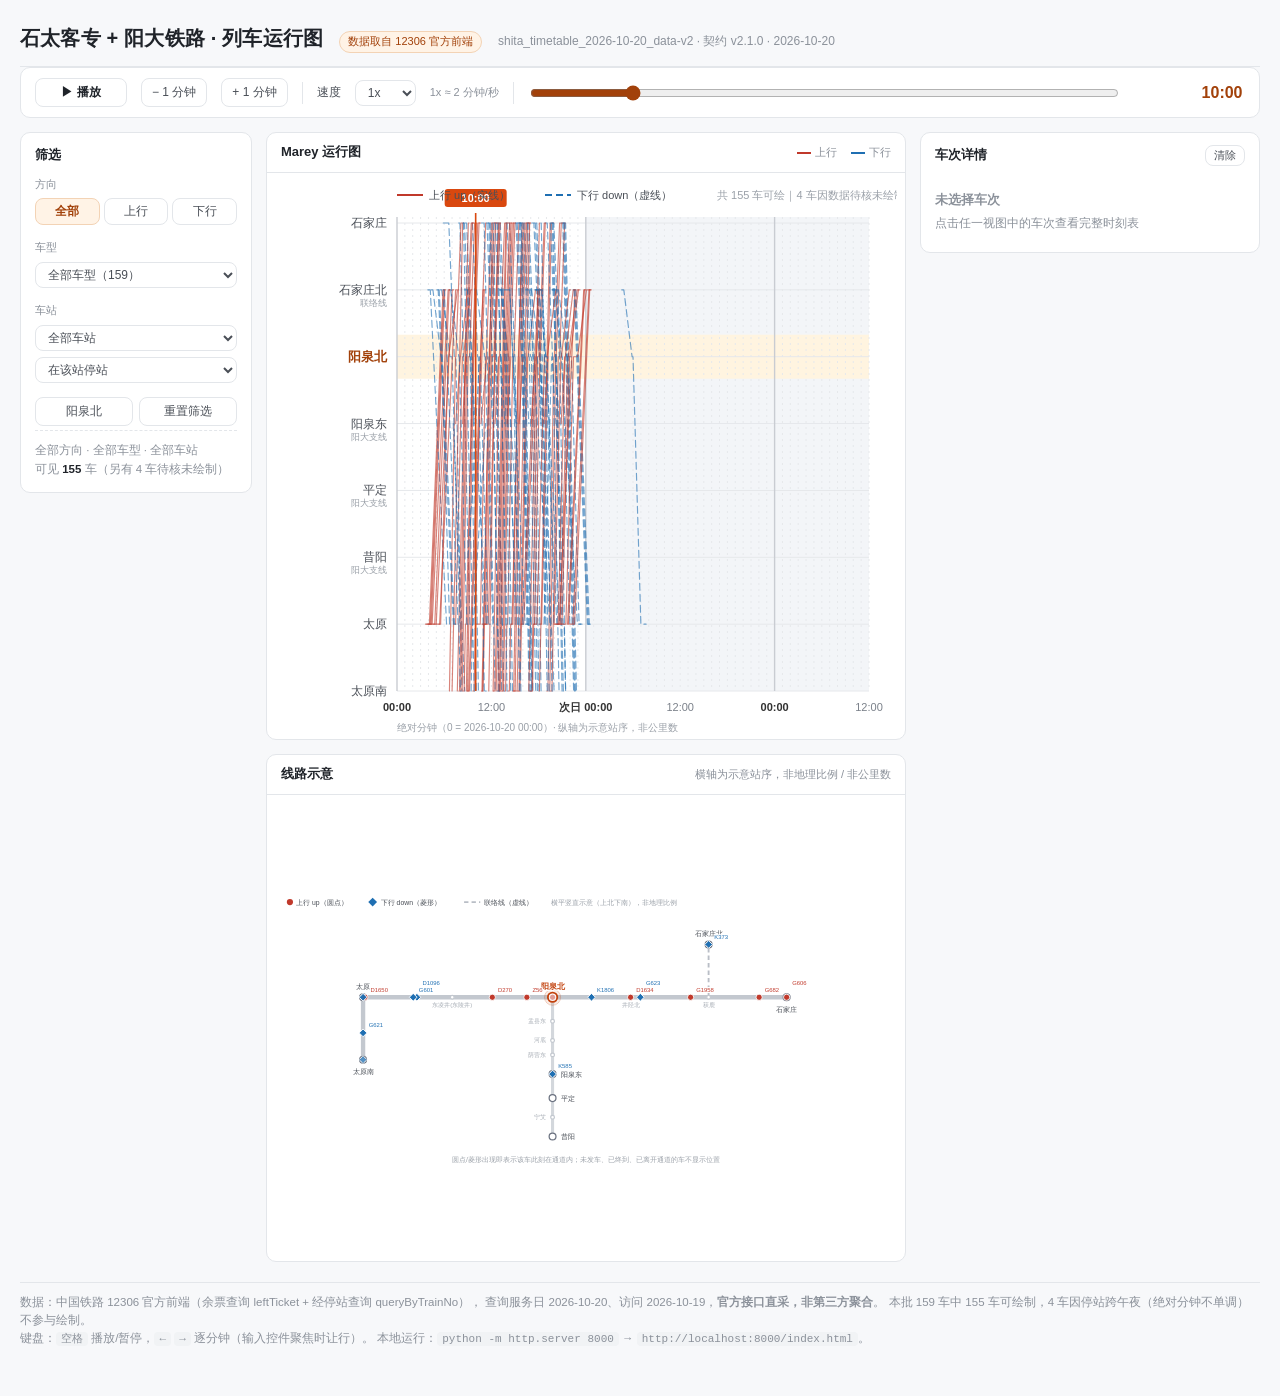
<file: index.html>
<!DOCTYPE html>
<html lang="zh-CN">
<head>
  <meta charset="utf-8">
  <meta name="viewport" content="width=device-width, initial-scale=1">
  <title>石太客专 + 阳大铁路 · 列车运行图</title>
  <link rel="icon" href="data:,">
  <link rel="stylesheet" href="css/demo.css">
  <link rel="stylesheet" href="css/app.css">
</head>
<body>
<div class="wrap app">
  <header class="top">
    <h1>石太客专 + 阳大铁路 · 列车运行图</h1>
    <span class="badge">数据取自 12306 官方前端</span>
    <span class="sub" id="dataMeta">现行图 2026-10-20 · 契约 v2.1.0</span>
  </header>

  <section class="panel transport" aria-label="播放控制">
    <button type="button" id="playBtn" aria-pressed="false">▶ 播放</button>
    <button type="button" id="minus1" title="−1 分钟（←）">− 1 分钟</button>
    <button type="button" id="plus1" title="+1 分钟（→）">+ 1 分钟</button>
    <div class="divider" aria-hidden="true"></div>
    <label for="speed" style="font-size:12px;color:var(--ink-2)">速度</label>
    <select id="speed" aria-label="播放速度">
      <option value="0.5">0.5x</option>
      <option value="1" selected>1x</option>
      <option value="2">2x</option>
      <option value="5">5x</option>
    </select>
    <span class="hint" id="speedHint" style="margin:0;font-size:11px">1x ≈ 2 分钟/秒</span>
    <div class="divider" aria-hidden="true"></div>
    <input id="timeline" type="range" min="0" max="2700" step="1" value="600" aria-label="时间轴">
    <span id="clock" aria-live="polite">10:00</span>
  </section>

  <div id="emptyBanner" class="empty-banner" hidden>
    当前筛选条件下没有可绘制的车次。可以放宽方向 / 车型 / 车站条件，或点击「重置筛选」。
  </div>

  <div class="app-grid">
    <aside class="panel filters" aria-label="筛选">
      <h2>筛选</h2>

      <div class="filter-group">
        <label>方向</label>
        <div class="seg" id="dirSeg" role="group" aria-label="方向筛选"></div>
      </div>

      <div class="filter-group">
        <label for="typeSel">车型</label>
        <select id="typeSel" aria-label="车型筛选"></select>
      </div>

      <div class="filter-group">
        <label for="stationSel">车站</label>
        <select id="stationSel" aria-label="车站筛选"></select>
        <div style="margin-top:6px">
          <select id="stationMode" aria-label="车站匹配方式">
            <option value="stop">在该站停站</option>
            <option value="pass">在该站通过</option>
            <option value="either">经停或通过</option>
          </select>
        </div>
      </div>

      <div class="filter-actions">
        <button type="button" id="quickYq">阳泉北</button>
        <button type="button" id="resetFilters">重置筛选</button>
      </div>

      <div class="filter-summary" id="filterSummary"></div>
    </aside>

    <div class="views">
      <section class="card">
        <div class="card-head">
          <strong>Marey 运行图</strong>
          <span class="legend-inline">
            <span class="up"><i></i>上行</span>
            <span class="down"><i></i>下行</span>
          </span>
        </div>
        <div class="card-body"><div id="marey"></div></div>
      </section>

      <section class="card">
        <div class="card-head">
          <strong>线路示意</strong>
          <span class="muted">横轴为示意站序，非地理比例 / 非公里数</span>
        </div>
        <div class="card-body"><div id="line"></div></div>
      </section>
    </div>

    <aside class="panel detail" aria-label="车次详情">
      <div class="card-head" style="padding:0 0 8px;border-bottom:none">
        <strong style="font-size:13px">车次详情</strong>
        <button type="button" id="clearSel" style="font-size:11px;padding:2px 8px">清除</button>
      </div>
      <div id="detail"></div>
    </aside>
  </div>

  <footer class="notes">
    数据：中国铁路 12306 官方前端（余票查询 leftTicket + 经停站查询 queryByTrainNo），
    查询服务日 2026-10-20、访问 2026-10-19，<strong>官方接口直采，非第三方聚合</strong>。
    <span id="dataNote">本批车次与可绘制车数见下。</span><br>
    键盘：<code>空格</code> 播放/暂停，<code>←</code> <code>→</code> 逐分钟（输入控件聚焦时让行）。
    本地运行：<code>python -m http.server 8000</code> → <code>http://localhost:8000/index.html</code>。
  </footer>
</div>

<script src="js/marey-chart.js"></script>
<script src="js/line-diagram.js"></script>
<script src="js/player.js"></script>
<script src="js/interactions.js"></script>
<script>
(function () {
  'use strict';

  var DATA_URL = 'data/processed/shita_timetable_2026-10-20_data-v2.json';
  var $ = function (id) { return document.getElementById(id); };

  function fatal(message, cmd) {
    document.querySelector('.app-grid').innerHTML =
      '<div class="fatal" style="grid-column:1/-1">' + message +
      (cmd ? '<br><code>' + cmd + '</code>' : '') + '</div>';
    $('emptyBanner').hidden = true;
  }

  if (!window.MareyChart || !window.LineDiagram || !window.Player || !window.Interactions) {
    fatal('模块未加载完整：需要 js/marey-chart.js、js/line-diagram.js、js/player.js、js/interactions.js。');
    return;
  }

  var data, marey, diagram, player;
  var selectedId = null;
  var lastMinute = null;
  var lastPlaying = null;
  var dragging = false;
  var resumeAfterDrag = false;
  var filters = { direction: 'all', trainType: 'all', station: 'all', stationMode: 'stop' };

  function setPlayButton(playing) {
    var btn = $('playBtn');
    btn.textContent = playing ? '⏸ 暂停' : '▶ 播放';
    btn.setAttribute('aria-pressed', String(playing));
  }

  function onTimeChange(t, meta) {
    var minute = Math.round(t);
    if (minute !== lastMinute) {
      lastMinute = minute;
      $('clock').textContent = window.Interactions.formatAbs(minute);
      if (!dragging) $('timeline').value = String(minute);
    }
    if (meta.playing !== lastPlaying) {
      lastPlaying = meta.playing;
      setPlayButton(meta.playing);
    }
    marey.setCurrentTime(t);
    diagram.setLineTime(t);
  }

  function visibleIds() {
    return window.Interactions.applyFilters(data.trains, filters)
      .filter(function (t) { return t.validation.usable_for_frontend; })
      .map(function (t) { return t.train_id; });
  }

  function refreshFilters() {
    var matched = window.Interactions.applyFilters(data.trains, filters);
    var drawable = matched.filter(function (t) { return t.validation.usable_for_frontend; });
    var ids = drawable.map(function (t) { return t.train_id; });

    marey.setVisibleTrains(ids);
    diagram.setVisibleTrains(ids);
    $('emptyBanner').hidden = drawable.length > 0;

    var summary = window.Interactions.filtersSummary(filters);
    var extra = matched.length > drawable.length
      ? '（另有 ' + (matched.length - drawable.length) + ' 车待核未绘制）' : '';
    $('filterSummary').innerHTML = summary + '<br>可见 <b>' + drawable.length + '</b> 车' + extra;

    if (selectedId && ids.indexOf(selectedId) === -1) {
      clearSelection('已选车次不在当前筛选结果中');
    }
  }

  function selectTrain(trainId) {
    var train = data.trains.filter(function (t) { return t.train_id === trainId; })[0];
    if (!train) return;
    selectedId = trainId;
    marey.setSelectedTrain(trainId);
    diagram.setSelectedTrain(trainId);
    window.Interactions.renderDetail($('detail'), train, data);
  }

  function clearSelection(message) {
    selectedId = null;
    marey.setSelectedTrain(null);
    diagram.setSelectedTrain(null);
    if (message) {
      window.Interactions.renderEmpty($('detail'), message, '调整筛选后可重新选择车次');
    } else {
      window.Interactions.renderEmpty($('detail'), '未选择车次', '点击任一视图中的车次查看完整时刻表');
    }
  }

  function buildDirectionButtons() {
    var counts = { all: data.trains.length, up: 0, down: 0, unknown: 0 };
    data.trains.forEach(function (t) { counts[t.direction] = (counts[t.direction] || 0) + 1; });
    var seg = $('dirSeg');
    var defs = [
      { key: 'all', label: '全部', n: counts.all },
      { key: 'up', label: '上行', n: counts.up },
      { key: 'down', label: '下行', n: counts.down }
    ];
    if (counts.unknown > 0) defs.push({ key: 'unknown', label: '未知', n: counts.unknown });

    defs.forEach(function (d) {
      var btn = document.createElement('button');
      btn.type = 'button';
      btn.textContent = d.label;
      btn.title = d.label + ' ' + d.n + ' 车';
      btn.setAttribute('aria-pressed', String(filters.direction === d.key));
      btn.addEventListener('click', function () {
        filters.direction = d.key;
        Array.prototype.forEach.call(seg.children, function (b) {
          b.setAttribute('aria-pressed', String(b === btn));
        });
        refreshFilters();
      });
      seg.appendChild(btn);
    });
  }

  function buildTypeSelect() {
    var sel = $('typeSel');
    var options = window.Interactions.typeOptions(data.trains);
    var all = document.createElement('option');
    all.value = 'all';
    all.textContent = '全部车型（' + data.trains.length + '）';
    sel.appendChild(all);
    options.forEach(function (o) {
      var opt = document.createElement('option');
      opt.value = o.value;
      opt.textContent = o.label + '（' + o.count + '）';
      sel.appendChild(opt);
    });
    sel.addEventListener('change', function () {
      filters.trainType = sel.value;
      refreshFilters();
    });
  }

  function buildStationSelect() {
    var sel = $('stationSel');
    var all = document.createElement('option');
    all.value = 'all';
    all.textContent = '全部车站';
    sel.appendChild(all);
    data.stations
      .filter(function (s) { return s.is_corridor && s.stats.stop_records > 0; })
      .sort(function (a, b) { return b.stats.stop_records - a.stats.stop_records; })
      .forEach(function (s) {
        var opt = document.createElement('option');
        opt.value = s.name;
        opt.textContent = s.name + '（' + s.stats.stop_records + ' 条停站）';
        sel.appendChild(opt);
      });
    sel.addEventListener('change', function () {
      filters.station = sel.value;
      refreshFilters();
    });
    $('stationMode').addEventListener('change', function () {
      filters.stationMode = $('stationMode').value;
      refreshFilters();
    });
  }

  fetch(DATA_URL)
    .then(function (r) { if (!r.ok) throw new Error('HTTP ' + r.status); return r.json(); })
    .then(function (json) {
      data = json;
      if (data.meta.data_kind !== 'real') {
        fatal('当前文件不是真实数据（data_kind=' + data.meta.data_kind + '），请切换到 data/processed 下的正式数据集。');
        return;
      }
      var major = String(data.meta.schema_version || '').split('.')[0];
      if (major !== '2') {
        fatal('数据契约版本不匹配：页面按 v2.x 读取，文件为 v' + data.meta.schema_version + '。');
        return;
      }

      var domain = window.MareyChart.computeDomain(data.meta.coverage, {});
      $('timeline').min = String(domain[0]);
      $('timeline').max = String(domain[1]);
      $('dataMeta').textContent = data.meta.dataset_id + ' · 契约 v' + data.meta.schema_version +
        ' · ' + data.meta.coverage.service_date;
      if ($('dataNote')) {
        $('dataNote').textContent = '本批 ' + data.stats.trains + ' 车中 ' + data.stats.usable_trains +
          ' 车可绘制，' + data.stats.blocked_trains + ' 车因停站跨午夜（绝对分钟不单调）不参与绘制。';
      }

      marey = window.MareyChart.initMareyChart($('marey'), data, { height: 560 });
      diagram = window.LineDiagram.initLineDiagram($('line'), data, { height: 460 });
      marey.setCurrentTime(600);
      diagram.setLineTime(600);

      player = window.Player.createPlayer({
        min: domain[0], max: domain[1], initial: 600,
        minutesPerSecond: 2,
        onTimeChange: onTimeChange
      });

      buildDirectionButtons();
      buildTypeSelect();
      buildStationSelect();
      refreshFilters();
      clearSelection();

      $('playBtn').addEventListener('click', function () { player.toggle(); });
      $('minus1').addEventListener('click', function () { player.step(-1); });
      $('plus1').addEventListener('click', function () { player.step(1); });
      $('speed').addEventListener('change', function () {
        var v = Number($('speed').value);
        player.setSpeed(v);
        $('speedHint').textContent = '1x ≈ 2 分钟/秒 → 当前 ' + (2 * v) + ' 分钟/秒';
      });

      var timeline = $('timeline');
      timeline.addEventListener('pointerdown', function () {
        dragging = true;
        resumeAfterDrag = player.getState().playing;
        player.pause();
      });
      window.addEventListener('pointerup', function () {
        if (!dragging) return;
        dragging = false;
        if (resumeAfterDrag) player.play();
      });
      timeline.addEventListener('input', function () {
        player.seek(Number(timeline.value));
      });

      $('quickYq').addEventListener('click', function () {
        filters.station = '阳泉北';
        filters.stationMode = 'stop';
        $('stationSel').value = '阳泉北';
        $('stationMode').value = 'stop';
        refreshFilters();
      });
      $('resetFilters').addEventListener('click', function () {
        filters = { direction: 'all', trainType: 'all', station: 'all', stationMode: 'stop' };
        $('typeSel').value = 'all';
        $('stationSel').value = 'all';
        $('stationMode').value = 'stop';
        Array.prototype.forEach.call($('dirSeg').children, function (b, i) {
          b.setAttribute('aria-pressed', String(i === 0));
        });
        refreshFilters();
      });
      $('clearSel').addEventListener('click', function () { clearSelection(); });

      $('marey').addEventListener('trainselect', function (ev) { selectTrain(ev.detail.trainId); });
      $('line').addEventListener('trainselect', function (ev) { selectTrain(ev.detail.trainId); });

      window.__app = {
        data: data, player: player, marey: marey, diagram: diagram,
        filters: filters, visibleIds: visibleIds,
        selectTrain: selectTrain, clearSelection: clearSelection,
        getSelected: function () { return selectedId; }
      };
    })
    .catch(function (err) {
      fatal('无法加载数据：' + err.message + '。浏览器在 file:// 下禁止 fetch，请用本地 HTTP 打开。',
        'python -m http.server 8000   →   http://localhost:8000/index.html');
    });
})();
</script>
</body>
</html>
</file>
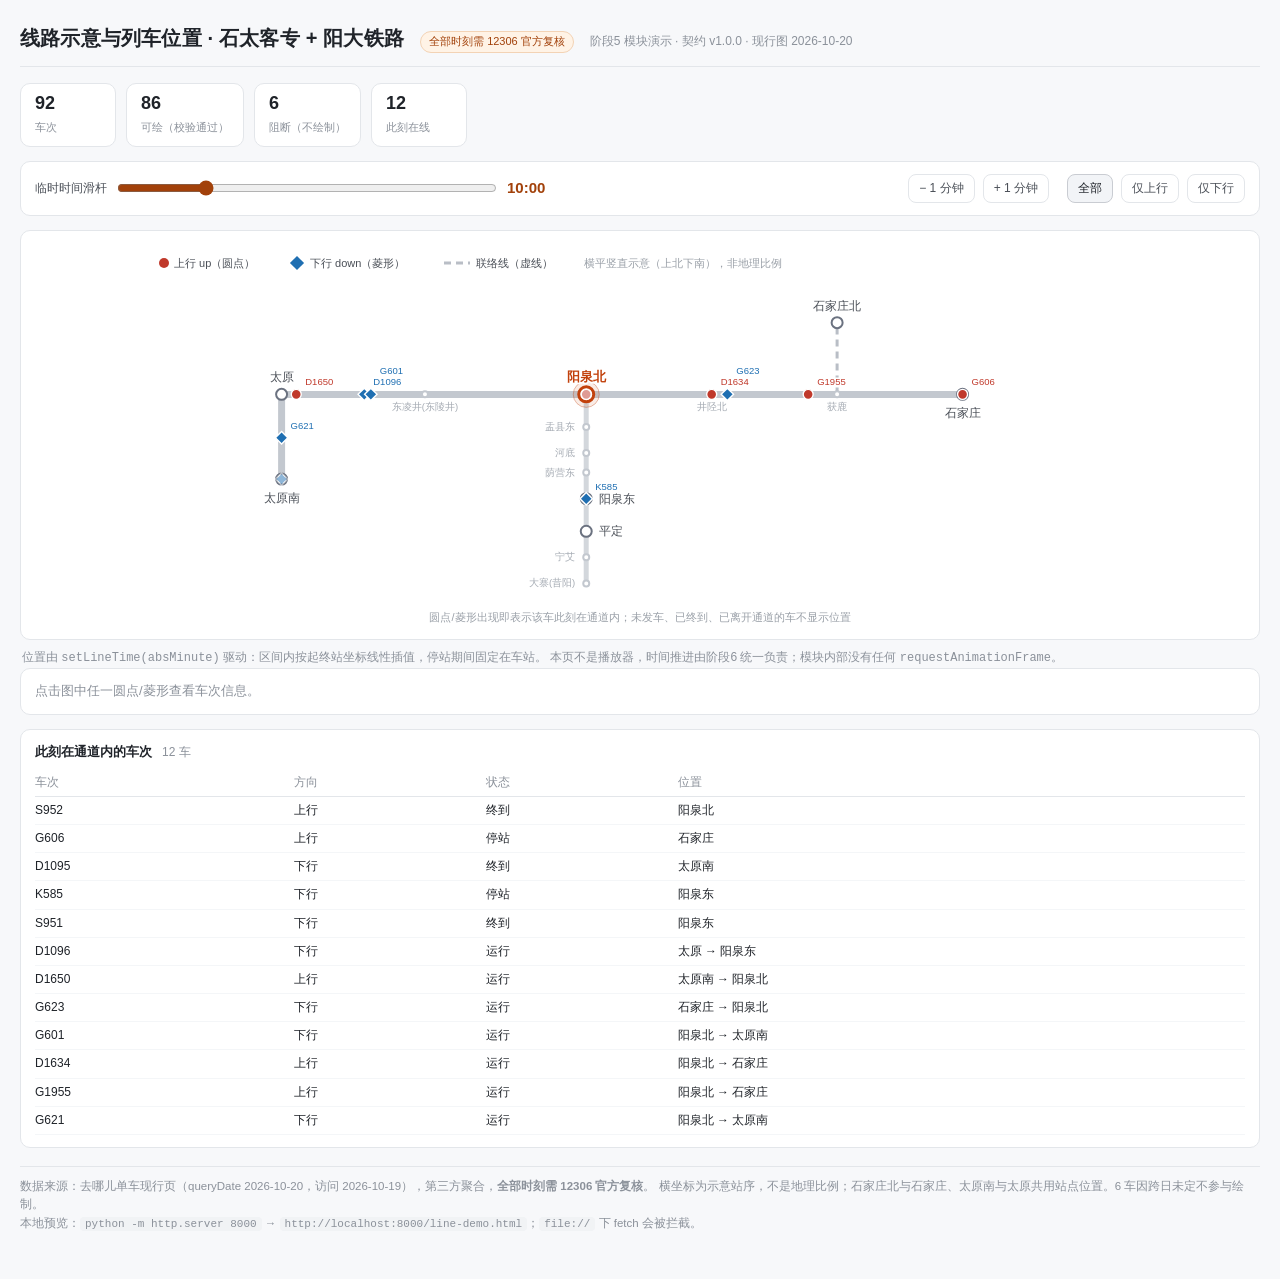
<file: line-demo.html>
<!DOCTYPE html>
<html lang="zh-CN">
<head>
  <meta charset="utf-8">
  <meta name="viewport" content="width=device-width, initial-scale=1">
  <title>线路示意与列车位置 · 石太客专 + 阳大铁路（阶段5 演示）</title>
  <link rel="icon" href="data:,">
  <link rel="stylesheet" href="css/demo.css">
</head>
<body>
<div class="wrap">
  <header class="top">
    <h1>线路示意与列车位置 · 石太客专 + 阳大铁路</h1>
    <span class="badge">全部时刻需 12306 官方复核</span>
    <span class="sub">阶段5 模块演示 · 契约 v1.0.0 · 现行图 2026-10-20</span>
  </header>

  <section class="stats" id="stats" aria-label="数据概览"></section>

  <section class="panel controls" aria-label="时间输入">
    <div class="group" style="flex:1 1 420px">
      <label for="timeSlider">临时时间滑杆</label>
      <input id="timeSlider" type="range" min="0" max="2700" step="1" value="600">
      <span class="time-readout" id="timeReadout">10:00</span>
    </div>
    <div class="group">
      <button type="button" id="minus1">− 1 分钟</button>
      <button type="button" id="plus1">+ 1 分钟</button>
    </div>
    <div class="group" role="group" aria-label="方向筛选">
      <button type="button" data-dir="all" aria-pressed="true">全部</button>
      <button type="button" data-dir="up" aria-pressed="false">仅上行</button>
      <button type="button" data-dir="down" aria-pressed="false">仅下行</button>
    </div>
  </section>

  <section class="chart-shell">
    <div id="diagram" aria-live="polite"></div>
  </section>
  <p class="hint">
    位置由 <code>setLineTime(absMinute)</code> 驱动：区间内按起终站坐标线性插值，停站期间固定在车站。
    本页不是播放器，时间推进由阶段6 统一负责；模块内部没有任何 <code>requestAnimationFrame</code>。
  </p>

  <section class="panel">
    <div class="detail" id="selection" aria-live="polite">
      <div class="empty">点击图中任一圆点/菱形查看车次信息。</div>
    </div>
  </section>

  <section class="panel">
    <div style="display:flex;align-items:baseline;gap:10px;margin-bottom:6px">
      <strong style="font-size:13px">此刻在通道内的车次</strong>
      <span class="hint" id="activeCount" style="margin:0">0 车</span>
    </div>
    <div id="activeList" class="active-list"></div>
  </section>

  <footer class="notes">
    数据来源：去哪儿单车现行页（queryDate 2026-10-20，访问 2026-10-19），第三方聚合，<strong>全部时刻需 12306 官方复核</strong>。
    横坐标为示意站序，不是地理比例；石家庄北与石家庄、太原南与太原共用站点位置。6 车因跨日未定不参与绘制。<br>
    本地预览：<code>python -m http.server 8000</code> → <code>http://localhost:8000/line-demo.html</code>；<code>file://</code> 下 fetch 会被拦截。
  </footer>
</div>

<script src="js/line-diagram.js"></script>
<script>
(function () {
  'use strict';

  var DATA_URL = 'data/processed/shita_timetable_2026-10-20_data-v1.json';
  var diagramEl = document.getElementById('diagram');
  var statsEl = document.getElementById('stats');
  var selectionEl = document.getElementById('selection');
  var activeListEl = document.getElementById('activeList');
  var activeCountEl = document.getElementById('activeCount');
  var slider = document.getElementById('timeSlider');
  var readout = document.getElementById('timeReadout');

  function fatal(message, cmd) {
    diagramEl.innerHTML = '';
    var box = document.createElement('div');
    box.className = 'fatal';
    box.innerHTML = message + (cmd ? '<br><code>' + cmd + '</code>' : '');
    diagramEl.appendChild(box);
  }

  if (!window.LineDiagram) {
    fatal('未加载到 js/line-diagram.js，请检查文件路径。');
    return;
  }

  function fmt(m) {
    m = Math.round(m);
    var day = Math.floor(m / 1440);
    var rem = ((m % 1440) + 1440) % 1440;
    var hh = Math.floor(rem / 60), mm = rem % 60;
    var t = (hh < 10 ? '0' : '') + hh + ':' + (mm < 10 ? '0' : '') + mm;
    return day > 0 ? t + '（次日）' : t;
  }

  var STATE_TEXT = {
    moving: '运行', stopped: '停站', terminal: '终到', pending: '未发车', between: '离开通道', left: '离开通道', off_corridor: '不在通道'
  };

  fetch(DATA_URL)
    .then(function (r) { if (!r.ok) throw new Error('HTTP ' + r.status); return r.json(); })
    .then(function (data) {
      if (data.meta.data_kind !== 'real') {
        fatal('该文件不是真实数据（data_kind=' + data.meta.data_kind + '）。');
        return;
      }

      var st = data.stats;
      statsEl.innerHTML = [
        [st.trains, '车次'], [st.usable_trains, '可绘（校验通过）'],
        [st.blocked_trains, '阻断（不绘制）'], ['—', '此刻在线']
      ].map(function (it, i) {
        return '<div class="stat"><b' + (i === 3 ? ' id="activeStat"' : '') + '>' + it[0] + '</b><span>' + it[1] + '</span></div>';
      }).join('');

      var diagram = window.LineDiagram.initLineDiagram(diagramEl, data, { height: 400 });
      var domain = [data.meta.coverage.abs_minute_min > 60 ? 0 : 0, 2700];
      slider.min = '0'; slider.max = String(domain[1]);
      var initial = 600;
      slider.value = String(initial);
      readout.textContent = fmt(initial);

      function refresh(t) {
        diagram.setLineTime(t);
        readout.textContent = fmt(t);
        var active = diagram.getActiveTrains();
        activeCountEl.textContent = active.length + ' 车';
        var stat = document.getElementById('activeStat');
        if (stat) stat.textContent = String(active.length);
        if (!active.length) {
          activeListEl.innerHTML = '<div class="empty">此刻没有列车位于通道内。</div>';
          return;
        }
        active.sort(function (a, b) {
          return (a.fromStation || '').localeCompare(b.fromStation || '');
        });
        activeListEl.innerHTML = '<table class="active-table"><thead><tr>' +
          '<th>车次</th><th>方向</th><th>状态</th><th>位置</th></tr></thead><tbody>' +
          active.map(function (a) {
            var where = a.state === 'stopped' ? a.station
              : a.state === 'terminal' ? a.station
              : (a.fromStation + ' → ' + a.toStation);
            return '<tr data-train-id="' + a.trainId + '"><td>' + a.trainNo + '</td><td>' +
              (a.direction === 'up' ? '上行' : a.direction === 'down' ? '下行' : '未知') + '</td><td>' +
              (STATE_TEXT[a.state] || a.state) + '</td><td>' + where + '</td></tr>';
          }).join('') + '</tbody></table>';
      }

      refresh(initial);

      slider.addEventListener('input', function () { refresh(Number(slider.value)); });
      document.getElementById('minus1').addEventListener('click', function () {
        var v = Math.max(0, Number(slider.value) - 1); slider.value = String(v); refresh(v);
      });
      document.getElementById('plus1').addEventListener('click', function () {
        var v = Math.min(domain[1], Number(slider.value) + 1); slider.value = String(v); refresh(v);
      });

      var buttons = Array.prototype.slice.call(document.querySelectorAll('[data-dir]'));
      buttons.forEach(function (btn) {
        btn.addEventListener('click', function () {
          buttons.forEach(function (b) { b.setAttribute('aria-pressed', String(b === btn)); });
          var dir = btn.getAttribute('data-dir');
          if (dir === 'all') { diagram.setVisibleTrains(null); }
          else {
            diagram.setVisibleTrains(data.trains.filter(function (t) {
              return t.direction === dir && t.validation.usable_for_frontend;
            }).map(function (t) { return t.train_id; }));
          }
          refresh(Number(slider.value));
        });
      });

      diagramEl.addEventListener('trainselect', function (ev) {
        var d = ev.detail || {};
        var train = data.trains.filter(function (t) { return t.train_id === d.trainId; })[0];
        if (!train) return;
        diagram.setSelectedTrain(d.trainId);
        var dirText = train.direction === 'up' ? '上行 up' : train.direction === 'down' ? '下行 down' : '未知 unknown';
        var statusText = train.validation.status === 'validated' ? '已校验'
          : train.validation.status === 'validated_with_notes' ? '已校验（带待核标注）' : '待复核';
        var warnings = (data.warnings || []).filter(function (w) { return w.train_id === train.train_id; });
        selectionEl.innerHTML =
          '<div><span class="k">车次</span><span class="v">' + train.train_no + '</span></div>' +
          '<div><span class="k">方向</span><span class="v">' + dirText + '</span></div>' +
          '<div><span class="k">类型</span><span class="v">' + train.train_type + '</span></div>' +
          '<div><span class="k">数据状态</span><span class="v">' + statusText + '</span></div>' +
          '<div><span class="k">始发 → 终到</span><span class="v">' + train.origin + ' → ' + train.terminal + '</span></div>' +
          '<div><span class="k">当前状态</span><span class="v">' +
            (function () {
              var st = (diagram.getTrainStates().filter(function (x) { return x.trainNo === train.train_no; })[0] || {}).state;
              return STATE_TEXT[st] || st || '—';
            })() +
          '</span></div>' +
          (warnings.length ? '<div style="grid-column:1/-1"><span class="k">待核</span><span class="v">' +
            warnings.map(function (w) { return w.code; }).join('、') + '</span></div>' : '');
      });

      window.__lineDemo = { diagram: diagram, data: data };
    })
    .catch(function (err) {
      fatal('无法加载数据：' + err.message + '。浏览器在 file:// 下禁止 fetch，请用本地 HTTP 打开。',
        'python -m http.server 8000   →   http://localhost:8000/line-demo.html');
    });
})();
</script>
</body>
</html>
</file>
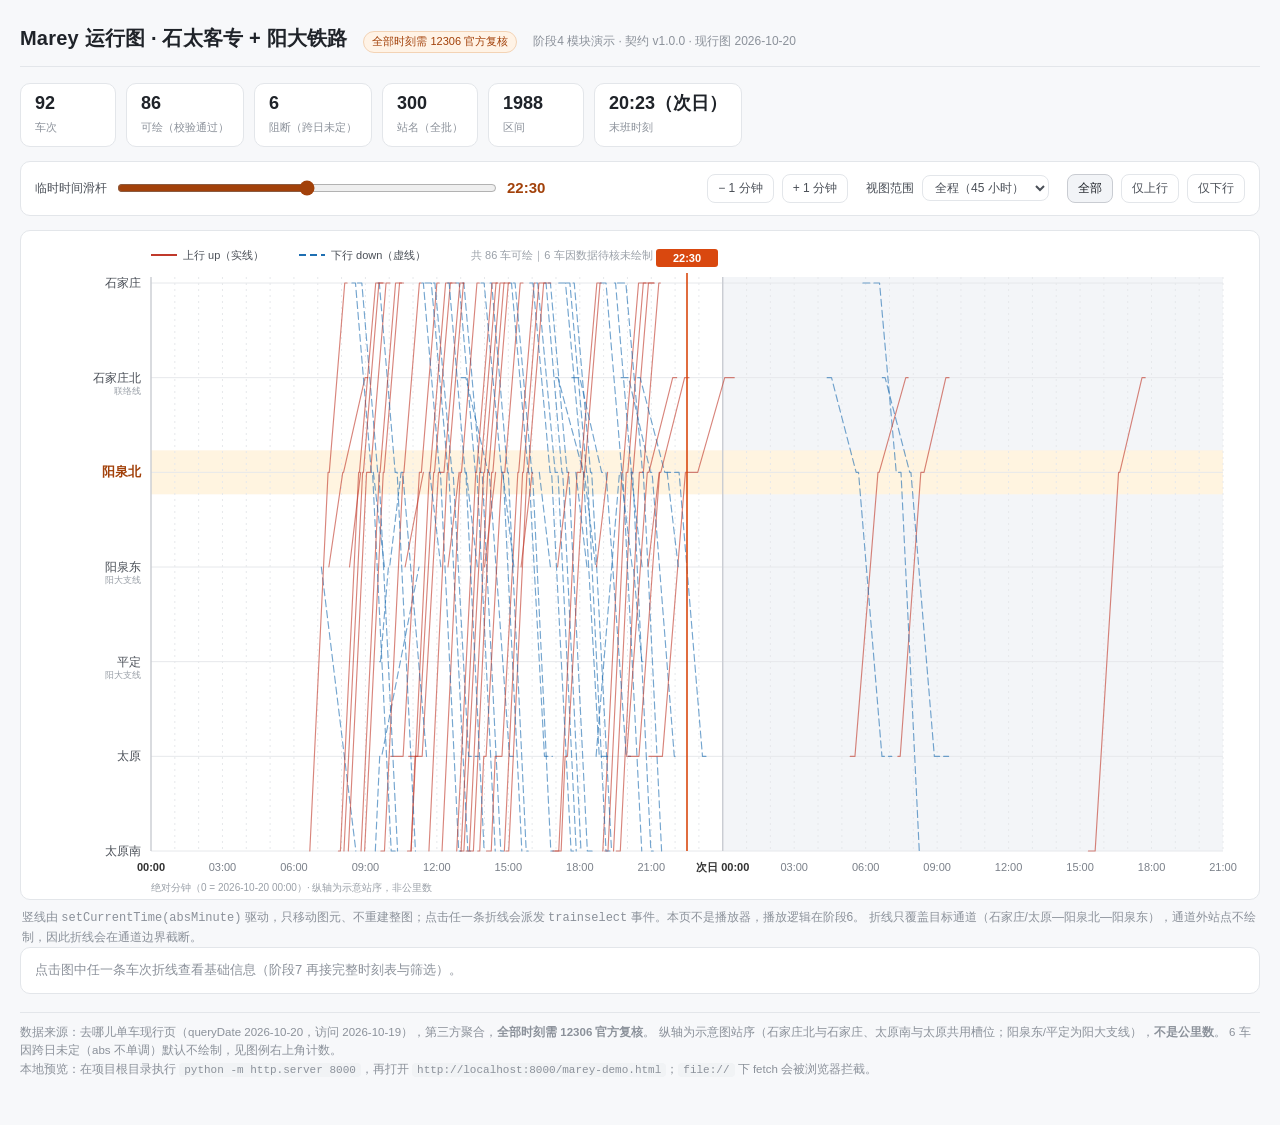
<file: marey-demo.html>
<!DOCTYPE html>
<html lang="zh-CN">
<head>
  <meta charset="utf-8">
  <meta name="viewport" content="width=device-width, initial-scale=1">
  <title>Marey 运行图 · 石太客专 + 阳大铁路（阶段4 演示）</title>
  <link rel="icon" href="data:,">
  <link rel="stylesheet" href="css/demo.css">
</head>
<body>
<div class="wrap">
  <header class="top">
    <h1>Marey 运行图 · 石太客专 + 阳大铁路</h1>
    <span class="badge">全部时刻需 12306 官方复核</span>
    <span class="sub">阶段4 模块演示 · 契约 v1.0.0 · 现行图 2026-10-20</span>
  </header>

  <section class="stats" id="stats" aria-label="数据概览"></section>

  <section class="panel controls" aria-label="临时时间输入">
    <div class="group" style="flex:1 1 420px">
      <label for="timeSlider">临时时间滑杆</label>
      <input id="timeSlider" type="range" min="0" max="2700" step="1" value="600">
      <span class="time-readout" id="timeReadout">10:00</span>
    </div>
    <div class="group">
      <button type="button" id="minus1">− 1 分钟</button>
      <button type="button" id="plus1">+ 1 分钟</button>
    </div>
    <div class="group">
      <label for="win">视图范围</label>
      <select id="win">
        <option value="0">全程（45 小时）</option>
        <option value="360">6 小时窗口</option>
        <option value="180">3 小时窗口</option>
        <option value="90">1.5 小时窗口</option>
      </select>
    </div>
    <div class="group" role="group" aria-label="方向筛选">
      <button type="button" data-dir="all" aria-pressed="true">全部</button>
      <button type="button" data-dir="up" aria-pressed="false">仅上行</button>
      <button type="button" data-dir="down" aria-pressed="false">仅下行</button>
    </div>
  </section>

  <section class="chart-shell">
    <div id="chart" aria-live="polite"></div>
  </section>
  <p class="hint">
    竖线由 <code>setCurrentTime(absMinute)</code> 驱动，只移动图元、不重建整图；点击任一条折线会派发
    <code>trainselect</code> 事件。本页不是播放器，播放逻辑在阶段6。
    折线只覆盖目标通道（石家庄/太原—阳泉北—阳泉东），通道外站点不绘制，因此折线会在通道边界截断。
  </p>

  <section class="panel" id="selection" aria-live="polite">
    <div class="empty">点击图中任一条车次折线查看基础信息（阶段7 再接完整时刻表与筛选）。</div>
  </section>

  <footer class="notes">
    数据来源：去哪儿单车现行页（queryDate 2026-10-20，访问 2026-10-19），第三方聚合，<strong>全部时刻需 12306 官方复核</strong>。
    纵轴为示意图站序（石家庄北与石家庄、太原南与太原共用槽位；阳泉东/平定为阳大支线），<strong>不是公里数</strong>。
    6 车因跨日未定（abs 不单调）默认不绘制，见图例右上角计数。<br>
    本地预览：在项目根目录执行 <code>python -m http.server 8000</code>，再打开
    <code>http://localhost:8000/marey-demo.html</code>；<code>file://</code> 下 fetch 会被浏览器拦截。
  </footer>
</div>

<script src="js/marey-chart.js"></script>
<script>
(function () {
  'use strict';

  var DATA_URL = 'data/processed/shita_timetable_2026-10-20_data-v1.json';
  var chartEl = document.getElementById('chart');
  var statsEl = document.getElementById('stats');
  var selectionEl = document.getElementById('selection');
  var slider = document.getElementById('timeSlider');
  var readout = document.getElementById('timeReadout');

  function fatal(message, cmd) {
    chartEl.innerHTML = '';
    var box = document.createElement('div');
    box.className = 'fatal';
    box.innerHTML = message + (cmd ? '<br><code>' + cmd + '</code>' : '');
    chartEl.appendChild(box);
  }

  if (!window.MareyChart) {
    fatal('未加载到 js/marey-chart.js，请检查文件路径。');
    return;
  }

  function fmt(m) {
    m = Math.round(m);
    var day = Math.floor(m / 1440);
    var rem = ((m % 1440) + 1440) % 1440;
    var hh = Math.floor(rem / 60), mm = rem % 60;
    var t = (hh < 10 ? '0' : '') + hh + ':' + (mm < 10 ? '0' : '') + mm;
    return day > 0 ? t + '（次日）' : t;
  }

  function renderStats(data) {
    var st = data.stats;
    var items = [
      [st.trains, '车次'],
      [st.usable_trains, '可绘（校验通过）'],
      [st.blocked_trains, '阻断（跨日未定）'],
      [st.stations_in_dataset, '站名（全批）'],
      [st.segments, '区间'],
      [fmt(data.meta.coverage.abs_minute_max), '末班时刻']
    ];
    statsEl.innerHTML = items.map(function (it) {
      return '<div class="stat"><b>' + it[0] + '</b><span>' + it[1] + '</span></div>';
    }).join('');
  }

  function renderSelection(train, data) {
    if (!train) {
      selectionEl.innerHTML = '<div class="empty">未找到该车次。</div>';
      return;
    }
    var dirText = train.direction === 'up' ? '上行 up' : train.direction === 'down' ? '下行 down' : '未知 unknown';
    var statusText = train.validation.status === 'validated' ? '已校验'
      : train.validation.status === 'validated_with_notes' ? '已校验（带待核标注）' : '待复核（阻断）';
    var warnings = (data.warnings || []).filter(function (w) {
      return w.train_id === train.train_id || (w.train_no && w.train_no.split(',').map(function (x) { return x.trim(); }).indexOf(train.train_no) !== -1);
    });
    var corridor = train.stops.filter(function (s) {
      return s.station_order >= 1;
    }).filter(function (s) {
      return ['石家庄', '石家庄北', '阳泉北', '阳泉东', '平定', '太原', '太原南'].indexOf(s.station) !== -1;
    });
    var rows = corridor.map(function (s) {
      return '<tr><td>' + s.station_order + '</td><td>' + s.station + '</td><td>' +
        (s.arr_time || '—') + '</td><td>' + (s.dep_time || '—') + '</td><td>' +
        (s.arr_time || s.dep_time ? (s.day_offset ? '+' + s.day_offset + 'd' : '当日') : '—') + '</td><td>' +
        (s.stop_kind === 'pass' ? '通过' : s.stop_kind === 'origin' ? '始发' : s.stop_kind === 'terminal' ? '终到' : '停站') +
        '</td></tr>';
    }).join('');

    selectionEl.innerHTML =
      '<div class="detail">' +
        '<div><span class="k">车次</span><span class="v">' + train.train_no + '</span></div>' +
        '<div><span class="k">方向</span><span class="v">' + dirText + '</span></div>' +
        '<div><span class="k">类型</span><span class="v">' + train.train_type + '</span></div>' +
        '<div><span class="k">数据状态</span><span class="v">' + statusText + '</span></div>' +
        '<div><span class="k">始发 → 终到</span><span class="v">' + train.origin + ' → ' + train.terminal + '</span></div>' +
        '<div><span class="k">全程时长</span><span class="v">' +
          (train.duration_minutes === null ? '不可用（跨日未定）' : train.duration_minutes + ' 分钟') + '</span></div>' +
      '</div>' +
      '<table style="width:100%;border-collapse:collapse;margin-top:10px;font-size:12px">' +
        '<thead><tr style="text-align:left;color:#8b919a;font-weight:400">' +
        '<th>站序</th><th>车站</th><th>到达</th><th>出发</th><th>日期</th><th>站型</th></tr></thead>' +
        '<tbody>' + rows + '</tbody></table>' +
      (warnings.length ? '<ul class="warn-list">' + warnings.map(function (w) {
        return '<li><b>' + w.code + '</b>（' + w.severity + '）：' + w.message + '</li>';
      }).join('') + '</ul>' : '');
  }

  fetch(DATA_URL)
    .then(function (r) {
      if (!r.ok) throw new Error('HTTP ' + r.status);
      return r.json();
    })
    .then(function (data) {
      if (data.meta.data_kind !== 'real') {
        fatal('该文件不是真实数据（data_kind=' + data.meta.data_kind + '），请切换到 data/processed 下的真实数据集。');
        return;
      }
      renderStats(data);

      var chart = window.MareyChart.initMareyChart(chartEl, data, { height: 660 });
      var layout = chart.getLayout();
      var domain = layout.domain;

      slider.min = String(domain[0]);
      slider.max = String(domain[1]);
      var initial = Math.round((domain[0] + domain[1]) / 2 / 30) * 30;
      slider.value = String(initial);
      readout.textContent = fmt(initial);
      chart.setCurrentTime(initial);

      var winSelect = document.getElementById('win');
      function applyWindow(force) {
        var win = Number(winSelect.value);
        var cur = chart.getLayout().domain;
        if (!win) {
          if (cur[0] !== domain[0] || cur[1] !== domain[1]) chart.setDomain(domain[0], domain[1]);
          return;
        }
        var center = Number(slider.value);
        // 时间仍在窗口中间 80% 内就不重绘，避免拖动滑杆时每帧重建 86 条折线
        if (!force && center > cur[0] + win * 0.1 && center < cur[1] - win * 0.1) return;
        var a = Math.max(domain[0], Math.round(center - win / 2));
        var b = Math.min(domain[1], a + win);
        a = Math.max(domain[0], b - win);
        if (a === cur[0] && b === cur[1]) return;
        chart.setDomain(a, b);
      }
      winSelect.addEventListener('change', function () { applyWindow(true); });

      slider.addEventListener('input', function () {
        var v = Number(slider.value);
        readout.textContent = fmt(v);
        chart.setCurrentTime(v);
        applyWindow();
      });
      document.getElementById('minus1').addEventListener('click', function () {
        var v = Math.max(domain[0], Number(slider.value) - 1);
        slider.value = String(v); readout.textContent = fmt(v); chart.setCurrentTime(v); applyWindow(false);
      });
      document.getElementById('plus1').addEventListener('click', function () {
        var v = Math.min(domain[1], Number(slider.value) + 1);
        slider.value = String(v); readout.textContent = fmt(v); chart.setCurrentTime(v); applyWindow(false);
      });

      var buttons = Array.prototype.slice.call(document.querySelectorAll('[data-dir]'));
      buttons.forEach(function (btn) {
        btn.addEventListener('click', function () {
          buttons.forEach(function (b) { b.setAttribute('aria-pressed', String(b === btn)); });
          var dir = btn.getAttribute('data-dir');
          if (dir === 'all') {
            chart.setVisibleTrains(null);
            return;
          }
          var ids = data.trains.filter(function (t) {
            return t.direction === dir && t.validation.usable_for_frontend;
          }).map(function (t) { return t.train_id; });
          chart.setVisibleTrains(ids);
        });
      });

      chartEl.addEventListener('trainselect', function (ev) {
        var detail = ev.detail || {};
        var train = data.trains.filter(function (t) { return t.train_id === detail.trainId; })[0];
        renderSelection(train, data);
      });

      window.__mareyDemo = { chart: chart, data: data };  // 便于人工验收
    })
    .catch(function (err) {
      fatal('无法加载数据：' + err.message + '。浏览器在 file:// 下禁止 fetch，请用本地 HTTP 打开。',
        'python -m http.server 8000   →   http://localhost:8000/marey-demo.html');
    });
})();
</script>
</body>
</html>
</file>
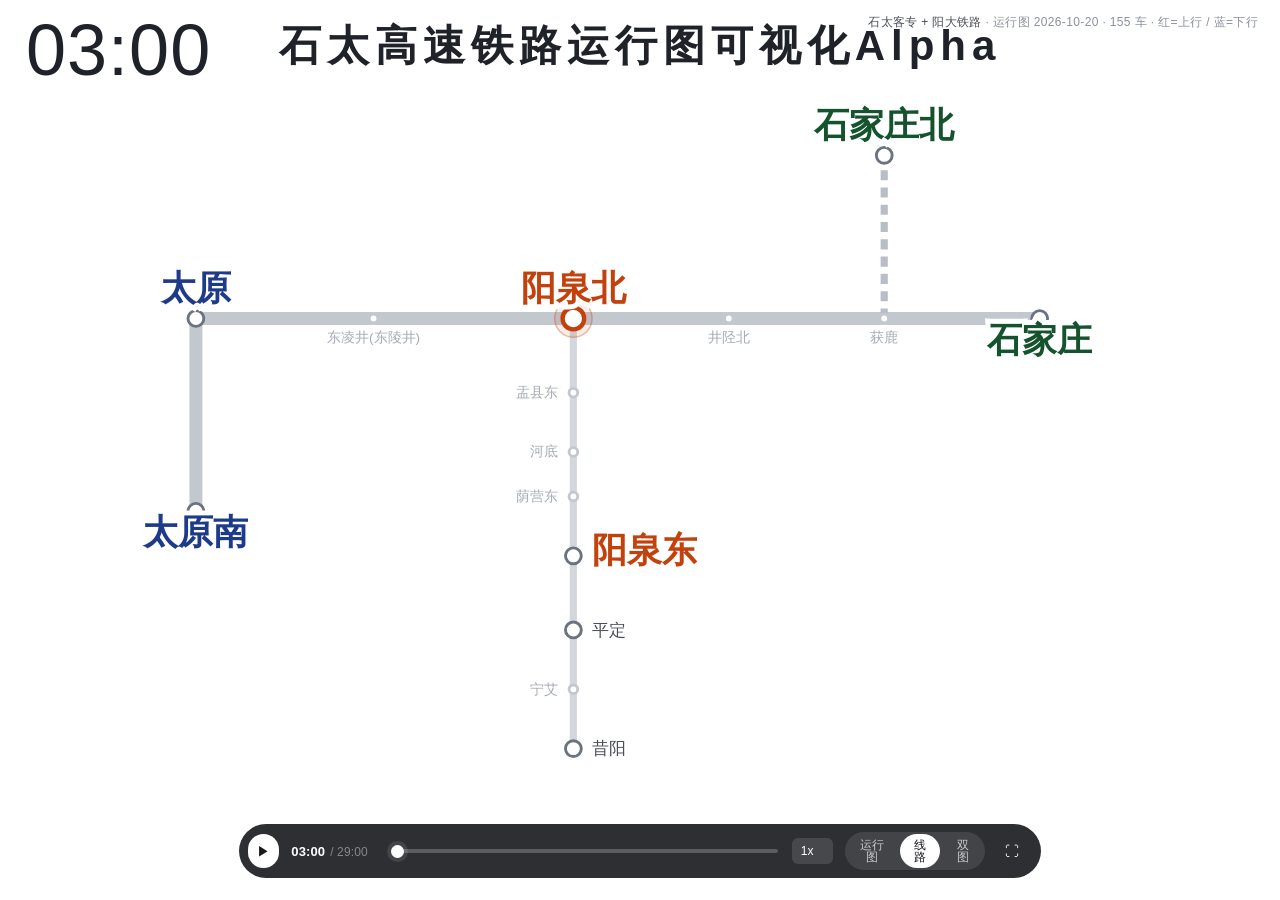
<file: record.html>
<!DOCTYPE html>
<html lang="zh-CN">
<head>
  <meta charset="utf-8">
  <meta name="viewport" content="width=device-width, initial-scale=1">
  <title>录制模式 · 石太客专运行图</title>
  <link rel="icon" href="data:,">
  <link rel="stylesheet" href="css/record.css">
</head>
<body>
<div class="stage" id="stage">
  <div class="view" id="viewMarey"></div>
  <div class="view" id="viewLine" hidden></div>
</div>

<div class="bigtime" id="bigtime"><b id="bigClock">--:--</b><i id="bigDay"></i></div>
<div class="bigtitle">石太高速铁路运行图可视化Alpha</div>
<div class="corner" id="corner"><b>石太客专 + 阳大铁路</b> · 运行图 2026-10-20 · 红圆=上行 / 蓝菱=下行</div>

<div class="hud" id="hud">
  <button type="button" class="play" id="playBtn" aria-label="播放 / 暂停">▶</button>
  <span class="clock"><b id="clock">03:00</b><i id="rangeText">/ 32:00</i></span>
  <input type="range" class="seek" id="seek" min="180" max="1920" step="1" value="180" aria-label="进度">
  <select id="speed" aria-label="倍速">
    <option value="0.5">0.5x</option>
    <option value="1" selected>1x</option>
    <option value="2">2x</option>
    <option value="5">5x</option>
  </select>
  <div class="seg" id="viewSeg" role="group" aria-label="视图">
    <button type="button" data-mode="marey" aria-pressed="true">运行图</button>
    <button type="button" data-mode="line" aria-pressed="false">线路</button>
    <button type="button" data-mode="both" aria-pressed="false">双图</button>
  </div>
  <button type="button" class="icon" id="fsBtn" aria-label="全屏" title="全屏（F）">⛶</button>
</div>

<script src="js/marey-chart.js"></script>
<script src="js/line-diagram.js"></script>
<script src="js/player.js"></script>
<script>
(function () {
  'use strict';

  var DATA_URL = 'data/processed/shita_timetable_2026-10-20_data-v2.json';
  var $ = function (id) { return document.getElementById(id); };

  var q = new URLSearchParams(location.search);
  function num(v, d) {
    if (v === null || v === undefined || v === '') return d;
    var n = Number(v);
    return isFinite(n) ? n : d;
  }

  var FROM = num(q.get('from'), 180);
  var TO = num(q.get('to'), 1920);
  if (!(TO > FROM)) { FROM = 180; TO = 1920; }
  var START = q.has('t') ? Math.min(TO, Math.max(FROM, num(q.get('t'), FROM))) : FROM;
  var MODE = ['marey', 'line', 'both'].indexOf(q.get('view')) >= 0 ? q.get('view') : 'line';
  var ZOOM = Math.max(1, num(q.get('zoom'), 1.44)); // 线路视图矢量放大倍数（1.44 = 3 倍版的 48%）
  var SHOW_BIGTIME = q.get('bigtime') !== '0';      // 左上角大号当前时刻
  var AUTOPLAY = q.get('autoplay') === '1';
  var SHOW_CORNER = q.get('corner') !== '0';
  var FONT_MAREY = num(q.get('fs'), 1.35);
  var FONT_LINE = num(q.get('fl'), 1.25);

  var data = null, player = null, marey = null, diagram = null;
  var dragging = false, resumeAfterDrag = false;
  var hudLocked = false, idleTimer = null;

  function fatal(msg) {
    var d = document.createElement('div');
    d.className = 'fatal';
    d.innerHTML = msg;
    document.body.appendChild(d);
    $('hud').hidden = true;
  }

  function fmtClock(m) {
    var total = Math.round(m);
    var day = Math.floor(total / 1440);
    var rem = total - day * 1440;
    if (rem < 0) { rem += 1440; day -= 1; }
    var hh = Math.floor(rem / 60), mm = rem % 60;
    var s = (hh < 10 ? '0' : '') + hh + ':' + (mm < 10 ? '0' : '') + mm;
    if (day === 1) return '次日 ' + s;
    if (day > 1) return '+' + day + '天 ' + s;
    return s;
  }

  function fmtSpan(minutes) {
    var hh = Math.floor(minutes / 60), mm = Math.round(minutes % 60);
    return hh + ':' + (mm < 10 ? '0' : '') + mm;
  }

  function setPlayIcon(playing) {
    var b = $('playBtn');
    b.textContent = playing ? '⏸' : '▶';
    b.setAttribute('aria-label', playing ? '暂停' : '播放');
  }

  function fmtHM(t) {
    var total = Math.round(t);
    var rem = total - Math.floor(total / 1440) * 1440;
    if (rem < 0) rem += 1440;
    var hh = Math.floor(rem / 60), mm = rem % 60;
    return (hh < 10 ? '0' : '') + hh + ':' + (mm < 10 ? '0' : '') + mm;
  }

  function fmtDay(t) {
    var day = Math.floor(Math.round(t) / 1440);
    if (day <= 0) return '';
    return day === 1 ? '次日' : '+' + day + ' 天';
  }

  function syncTime() {
    var t = player ? player.getState().time : START;
    if (marey) marey.setCurrentTime(t);
    if (diagram) diagram.setLineTime(t);
    $('clock').textContent = fmtClock(t);
    if (SHOW_BIGTIME) {
      $('bigClock').textContent = fmtHM(t);
      $('bigDay').textContent = fmtDay(t);
    }
    if (!dragging) $('seek').value = String(Math.round(t));
  }

  // ---------------------------------------------------------------- 视图布局
  function buildViews() {
    var stage = $('stage');
    // Marey 自带 bottom margin 96，已为 HUD 留位；线路图没有，需要显式预留
    var hudReserve = MODE === 'marey' ? 0 : 64;
    var availH = stage.clientHeight - 16 - hudReserve;
    var availW = stage.clientWidth - 20;
    if (availH < 200) availH = 200;

    var gap = 8;
    var mareyH = 0, lineH = 0;
    if (MODE === 'marey') {
      mareyH = availH;
    } else if (MODE === 'line') {
      lineH = availH;
    } else {
      mareyH = Math.round((availH - gap) * 0.62);
      lineH = availH - gap - mareyH;
    }

    if (marey) { marey.destroy(); marey = null; }
    if (diagram) { diagram.destroy(); diagram = null; }

    var vm = $('viewMarey'), vl = $('viewLine');
    vm.hidden = mareyH <= 0;
    vl.hidden = lineH <= 0;
    vm.style.flex = mareyH > 0 ? '0 0 ' + mareyH + 'px' : '0 0 0px';
    vl.style.flex = lineH > 0 ? '0 0 ' + lineH + 'px' : '0 0 0px';

    if (mareyH > 0) {
      marey = window.MareyChart.initMareyChart(vm, data, {
        height: mareyH,
        fontScale: FONT_MAREY,
        showLegend: false,
        margin: { top: 100, right: 34, bottom: 96, left: 148 },
        domain: [FROM, TO],
        tickMinutes: 60,
        labelMinutes: 120
      });
    }
    if (lineH > 0) {
      diagram = window.LineDiagram.initLineDiagram(vl, data, {
        height: Math.round(lineH / ZOOM),
        viewWidth: Math.round(availW / ZOOM),
        sideOffset: 5,
        padTop: 30,
        padBottom: 24,
        showCaption: false
      });
    }
    syncTime();
  }

  function syncModeButtons() {
    Array.prototype.forEach.call($('viewSeg').children, function (b) {
      b.setAttribute('aria-pressed', String(b.getAttribute('data-mode') === MODE));
    });
  }

  function setMode(mode) {
    MODE = mode;
    syncModeButtons();
    buildViews();
  }

  // ---------------------------------------------------------------- 控件显隐
  function hideHud() {
    $('hud').classList.add('is-hidden');
    $('corner').classList.add('is-hidden');
    document.body.classList.add('is-idle');
  }

  function showHud() {
    if (hudLocked) return;
    $('hud').classList.remove('is-hidden');
    if (SHOW_CORNER) $('corner').classList.remove('is-hidden');
    document.body.classList.remove('is-idle');
    clearTimeout(idleTimer);
    idleTimer = setTimeout(hideHud, 2600);
  }

  function toggleHudLock() {
    hudLocked = !hudLocked;
    if (hudLocked) {
      clearTimeout(idleTimer);
      hideHud();
    } else {
      showHud();
    }
  }

  function toggleFullscreen() {
    if (!document.fullscreenElement) {
      document.documentElement.requestFullscreen().catch(function () {});
    } else {
      document.exitFullscreen().catch(function () {});
    }
  }

  // ---------------------------------------------------------------- 启动
  if (!window.MareyChart || !window.LineDiagram || !window.Player) {
    fatal('模块未加载：需要 js/marey-chart.js、js/line-diagram.js、js/player.js。');
    return;
  }

  if (!SHOW_BIGTIME) $('bigtime').hidden = true;
  $('seek').min = String(FROM);
  $('seek').max = String(TO);
  $('seek').value = String(START);
  $('speed').value = q.get('speed') || '1';
  $('rangeText').textContent = '/ ' + fmtSpan(TO - FROM);

  fetch(DATA_URL)
    .then(function (r) { if (!r.ok) throw new Error('HTTP ' + r.status); return r.json(); })
    .then(function (json) {
      data = json;
      if (data.meta.data_kind !== 'real') {
        fatal('当前文件不是真实数据（data_kind=' + data.meta.data_kind + '）。');
        return;
      }
      var major = String(data.meta.schema_version || '').split('.')[0];
      if (major !== '2') {
        fatal('数据契约版本不匹配：页面按 v2.x 读取，文件为 v' + data.meta.schema_version + '。');
        return;
      }

      $('corner').innerHTML = '<b>石太客专 + 阳大铁路</b> · 运行图 ' +
        data.meta.coverage.service_date + ' · ' + data.stats.usable_trains +
        ' 车 · 红=上行 / 蓝=下行';

      syncModeButtons();
      buildViews();

      player = window.Player.createPlayer({
        min: FROM, max: TO, initial: START,
        minutesPerSecond: 2,
        speed: num($('speed').value, 1),
        onTimeChange: function (t, meta) {
          if (marey) marey.setCurrentTime(t);
          if (diagram) diagram.setLineTime(t);
          $('clock').textContent = fmtClock(t);
          if (SHOW_BIGTIME) {
            $('bigClock').textContent = fmtHM(t);
            $('bigDay').textContent = fmtDay(t);
          }
          if (!dragging) $('seek').value = String(Math.round(t));
          setPlayIcon(meta.playing);
        }
      });

      $('playBtn').addEventListener('click', function () { player.toggle(); showHud(); });
      $('speed').addEventListener('change', function () {
        player.setSpeed(num($('speed').value, 1));
      });
      $('fsBtn').addEventListener('click', toggleFullscreen);
      $('viewSeg').addEventListener('click', function (ev) {
        var btn = ev.target.closest('button[data-mode]');
        if (btn) setMode(btn.getAttribute('data-mode'));
      });

      var seek = $('seek');
      seek.addEventListener('pointerdown', function () {
        dragging = true;
        resumeAfterDrag = player.getState().playing;
        player.pause();
      });
      window.addEventListener('pointerup', function () {
        if (!dragging) return;
        dragging = false;
        if (resumeAfterDrag) player.play();
      });
      seek.addEventListener('input', function () { player.seek(Number(seek.value)); });

      // 鼠标静止 → 控件与光标一起隐去，录制画面只剩运行图
      document.addEventListener('mousemove', showHud);
      document.addEventListener('mousedown', showHud);
      document.addEventListener('keydown', function () { showHud(); });

      document.addEventListener('keydown', function (ev) {
        if (ev.metaKey || ev.ctrlKey || ev.altKey) return;
        var k = ev.key.toLowerCase();
        if (k === 'f') {
          ev.preventDefault();
          toggleFullscreen();
        } else if (k === 'h') {
          ev.preventDefault();
          toggleHudLock();
        }
      });

      var rzTimer = null;
      window.addEventListener('resize', function () {
        clearTimeout(rzTimer);
        rzTimer = setTimeout(buildViews, 180);
      });

      showHud();
      if (AUTOPLAY) player.play();
      else setPlayIcon(false);

      window.__rec = {
        player: player, marey: function () { return marey; },
        diagram: function () { return diagram; }, data: data,
        setMode: setMode, buildViews: buildViews
      };
    })
    .catch(function (err) {
      fatal('无法加载数据：' + err.message +
        '<br><code>python -m http.server 8000 → http://localhost:8000/record.html</code>');
    });
})();
</script>
</body>
</html>
</file>
<file: css/demo.css>
/* marey-demo.css — 阶段4 最小接入示例样式（浅色） */

:root {
  --ink: #1f2329;
  --ink-2: #4a4f57;
  --ink-3: #8b919a;
  --line: #e3e6ea;
  --bg: #f7f8fa;
  --card: #ffffff;
  --accent: #a2410a;
  --up: #c0392b;
  --down: #1f6fb2;
  --radius: 10px;
}

* { box-sizing: border-box; }

html, body {
  margin: 0;
  padding: 0;
  background: var(--bg);
  color: var(--ink);
  font: 14px/1.6 -apple-system, BlinkMacSystemFont, "Segoe UI", "Microsoft YaHei", "PingFang SC", sans-serif;
}

.wrap {
  max-width: 1320px;
  margin: 0 auto;
  padding: 22px 20px 48px;
}

header.top {
  display: flex;
  flex-wrap: wrap;
  align-items: baseline;
  gap: 10px 16px;
  padding-bottom: 12px;
  border-bottom: 1px solid var(--line);
}

header.top h1 {
  margin: 0;
  font-size: 20px;
  font-weight: 700;
  letter-spacing: .2px;
}

header.top .sub {
  color: var(--ink-3);
  font-size: 12px;
}

.badge {
  display: inline-block;
  padding: 1px 8px;
  border-radius: 999px;
  font-size: 11px;
  background: #fff3e6;
  color: var(--accent);
  border: 1px solid #f3d3b5;
}

.stats {
  display: flex;
  flex-wrap: wrap;
  gap: 10px;
  margin: 16px 0 14px;
}

.stat {
  background: var(--card);
  border: 1px solid var(--line);
  border-radius: var(--radius);
  padding: 8px 14px;
  min-width: 96px;
}

.stat b {
  display: block;
  font-size: 18px;
  font-variant-numeric: tabular-nums;
  line-height: 1.3;
}

.stat span { color: var(--ink-3); font-size: 11px; }

.panel {
  background: var(--card);
  border: 1px solid var(--line);
  border-radius: var(--radius);
  padding: 12px 14px;
  margin-bottom: 14px;
}

.controls {
  display: flex;
  flex-wrap: wrap;
  align-items: center;
  gap: 10px 18px;
}

.controls .group {
  display: flex;
  align-items: center;
  gap: 8px;
}

.controls label { color: var(--ink-2); font-size: 12px; }

input[type="range"] { width: 380px; max-width: 46vw; accent-color: var(--accent); }

.time-readout {
  font-variant-numeric: tabular-nums;
  font-size: 15px;
  font-weight: 600;
  min-width: 132px;
  color: var(--accent);
}

button {
  border: 1px solid var(--line);
  background: #fff;
  border-radius: 8px;
  padding: 5px 10px;
  font-size: 12px;
  color: var(--ink-2);
  cursor: pointer;
}

button:hover { border-color: #c9ccd2; }
button[aria-pressed="true"] { background: #f2f4f7; border-color: #c9ccd2; color: var(--ink); }

.chart-shell {
  background: var(--card);
  border: 1px solid var(--line);
  border-radius: var(--radius);
  padding: 6px 8px 2px;
}

#chart { width: 100%; min-height: 560px; }

.mc-svg { display: block; }

.mc-train { cursor: pointer; transition: opacity .12s ease; }
.mc-train:focus { outline: none; }
.mc-train:focus-visible { outline: 2px solid #a2410a; outline-offset: 1px; }
.mc-train:hover .mc-series, .mc-train:focus .mc-series { stroke-width: 2.2; }

.hint {
  color: var(--ink-3);
  font-size: 12px;
  margin: 8px 2px 0;
}

.detail {
  display: grid;
  grid-template-columns: repeat(auto-fit, minmax(180px, 1fr));
  gap: 8px 18px;
  font-size: 13px;
}

.detail .k { color: var(--ink-3); font-size: 11px; display: block; }
.detail .v { font-variant-numeric: tabular-nums; }

.empty { color: var(--ink-3); font-size: 13px; }

.warn-list { margin: 4px 0 0; padding-left: 18px; color: var(--ink-2); font-size: 12px; }
.warn-list li { margin: 2px 0; }

footer.notes {
  margin-top: 18px;
  color: var(--ink-3);
  font-size: 11.5px;
  border-top: 1px solid var(--line);
  padding-top: 10px;
}

footer.notes code {
  background: #f1f3f5;
  padding: 1px 5px;
  border-radius: 4px;
  font-size: 11px;
}

.fatal {
  background: #fff4f2;
  border: 1px solid #f3c9c2;
  color: #8a2d1f;
  border-radius: var(--radius);
  padding: 14px 16px;
  margin: 16px 0;
  font-size: 13px;
}

.fatal code {
  display: inline-block;
  background: #fff;
  border: 1px solid #f3c9c2;
  border-radius: 4px;
  padding: 2px 6px;
  margin-top: 4px;
}

select {
  border: 1px solid var(--line);
  border-radius: 8px;
  padding: 4px 8px;
  font-size: 12px;
  color: var(--ink-2);
  background: #fff;
}

/* 鼠标悬停折线时压暗其余车次，缓解 86 条线的重叠 */
.mc-series-layer:hover .mc-train { opacity: .25; }
.mc-series-layer:hover .mc-train:hover,
.mc-series-layer:hover .mc-train:focus { opacity: 1; }

/* ---- 线路示意图（阶段5） ---- */
.ld-svg { display: block; }

.ld-train { cursor: pointer; }
.ld-train:focus { outline: none; }
.ld-train:hover .ld-marker,
.ld-train:focus-visible .ld-marker { stroke: #d9480f; stroke-width: 3; }

.ld-station-label {
  paint-order: stroke;
  stroke: #fff;
  stroke-width: 3.5;
  stroke-linejoin: round;
}

.active-table { width: 100%; border-collapse: collapse; font-size: 12px; }
.active-table th {
  text-align: left;
  color: var(--ink-3);
  font-weight: 400;
  padding: 4px 10px 4px 0;
  border-bottom: 1px solid var(--line);
}
.active-table td {
  padding: 4px 10px 4px 0;
  border-bottom: 1px solid #f4f6f8;
  font-variant-numeric: tabular-nums;
}

/* 终到车默认不显示常驻标签；悬停/选中时恢复 */
.ld-train:hover .ld-train-label { opacity: 1 !important; }
</file>
<file: css/app.css>
/* app.css — 最终页面（阶段7）布局，叠加在 demo.css 之上 */

.wrap.app { max-width: 1480px; }

.transport {
  display: flex;
  flex-wrap: wrap;
  align-items: center;
  gap: 10px 14px;
  margin-bottom: 14px;
  padding: 10px 14px;
}

.transport .divider {
  width: 1px;
  height: 22px;
  background: var(--line);
}

#playBtn {
  min-width: 92px;
  font-weight: 600;
  color: var(--ink);
}

#playBtn[aria-pressed="true"] {
  background: #fff3e6;
  border-color: #f3d3b5;
  color: var(--accent);
}

#timeline { flex: 1 1 280px; min-width: 180px; }

#clock {
  font-variant-numeric: tabular-nums;
  font-size: 16px;
  font-weight: 600;
  color: var(--accent);
  min-width: 108px;
  text-align: right;
}

.app-grid {
  display: grid;
  grid-template-columns: 232px minmax(0, 1fr) 340px;
  gap: 14px;
  align-items: start;
}

.views { display: flex; flex-direction: column; gap: 14px; min-width: 0; }

.card {
  background: var(--card);
  border: 1px solid var(--line);
  border-radius: var(--radius);
  overflow: hidden;
}

.card-head {
  display: flex;
  align-items: baseline;
  justify-content: space-between;
  gap: 10px;
  padding: 9px 14px;
  border-bottom: 1px solid var(--line);
  font-size: 13px;
}

.card-head .muted { color: var(--ink-3); font-size: 11px; }

.card-body { padding: 4px 8px 2px; }

.filters h2,
.detail h2 {
  margin: 0 0 10px;
  font-size: 13px;
  font-weight: 600;
}

.filter-group { margin-bottom: 14px; }
.filter-group > label {
  display: block;
  font-size: 11px;
  color: var(--ink-3);
  margin-bottom: 5px;
}
.filter-group select { width: 100%; }

.seg { display: flex; gap: 4px; }
.seg button {
  flex: 1;
  padding: 4px 0;
  font-size: 12px;
}
.seg button[aria-pressed="true"] {
  background: #fff3e6;
  border-color: #f3d3b5;
  color: var(--accent);
  font-weight: 600;
}

.filter-summary {
  margin-top: 4px;
  padding-top: 10px;
  border-top: 1px dashed var(--line);
  font-size: 11.5px;
  color: var(--ink-3);
  line-height: 1.7;
}
.filter-summary b { color: var(--ink); font-variant-numeric: tabular-nums; }

.filter-actions { display: flex; gap: 6px; margin-top: 10px; }
.filter-actions button { flex: 1; }

.detail { max-height: calc(100vh - 190px); overflow: auto; }
.detail-head {
  display: flex;
  align-items: flex-start;
  justify-content: space-between;
  gap: 8px;
  margin-bottom: 10px;
}
.detail-title strong { font-size: 19px; letter-spacing: .3px; }
.detail-sub { margin-left: 8px; color: var(--ink-3); font-size: 12px; }
.detail-badge {
  flex: none;
  font-size: 11px;
  padding: 2px 8px;
  border-radius: 999px;
  background: #eef7ee;
  color: #2f6b3a;
  border: 1px solid #cfe6d2;
  white-space: nowrap;
}
.detail-badge--warn {
  background: #fff3e6;
  color: var(--accent);
  border-color: #f3d3b5;
}

.detail-facts {
  display: grid;
  grid-template-columns: 78px 1fr;
  gap: 3px 10px;
  margin: 0 0 12px;
  font-size: 12px;
}
.detail-facts dt { color: var(--ink-3); }
.detail-facts dd { margin: 0; word-break: break-all; }

.detail-section-title {
  font-size: 11px;
  color: var(--ink-3);
  margin: 12px 0 6px;
}

.detail-warnings ul { margin: 0; padding-left: 16px; font-size: 11.5px; color: var(--ink-2); }
.detail-warnings li { margin: 3px 0; }
.detail-warnings code {
  background: #fff3e6;
  color: #8a3d12;
  padding: 0 4px;
  border-radius: 3px;
  font-size: 10.5px;
}

.detail-table-wrap {
  max-height: 46vh;
  overflow: auto;
  border: 1px solid var(--line);
  border-radius: 8px;
}
.detail-table { width: 100%; border-collapse: collapse; font-size: 11.5px; }
.detail-table th {
  position: sticky;
  top: 0;
  background: #fafbfc;
  text-align: left;
  font-weight: 500;
  color: var(--ink-3);
  padding: 5px 6px;
  border-bottom: 1px solid var(--line);
  white-space: nowrap;
}
.detail-table td {
  padding: 4px 6px;
  border-bottom: 1px solid #f3f5f7;
  font-variant-numeric: tabular-nums;
  white-space: nowrap;
}
.detail-table tr.is-pass td { color: var(--ink-3); }
.detail-table td.is-missing { color: var(--ink-3); font-size: 11px; }
.detail-table .station-cell { max-width: 96px; overflow: hidden; text-overflow: ellipsis; }

.detail-empty { color: var(--ink-3); font-size: 12.5px; padding: 8px 0; }
.detail-empty-hint { margin-top: 4px; font-size: 11.5px; }

.empty-banner {
  margin-bottom: 12px;
  padding: 12px 16px;
  border: 1px dashed #d8b48c;
  background: #fffaf2;
  color: #8a5a1a;
  border-radius: 10px;
  font-size: 13px;
}

.legend-inline {
  display: flex;
  gap: 14px;
  align-items: center;
  font-size: 11px;
  color: var(--ink-3);
}
.legend-inline i {
  display: inline-block;
  width: 14px;
  height: 2px;
  margin-right: 4px;
  vertical-align: middle;
}
.legend-inline .up i { background: #c0392b; }
.legend-inline .down i { background: #1f6fb2; }

.app footer.notes { margin-top: 20px; }

@media (max-width: 1240px) {
  .app-grid { grid-template-columns: 1fr; }
  .filters { order: 1; }
  .views { order: 2; }
  .detail { order: 3; max-height: none; }
  .detail-table-wrap { max-height: 340px; }
}

/* 选中车次在两图中的强调 */
.mc-train--selected .mc-series { stroke-width: 2.6; opacity: 1; }
.mc-train--selected .mc-series-hit { stroke-width: 14; }

/* 选中车次加一层描边阴影，在 86 条线里也能一眼找到（仅 1 个元素，开销可忽略） */
.mc-train--selected .mc-series {
  filter: drop-shadow(0 0 2.5px rgba(217, 72, 15, .85));
}
</file>
<file: css/record.css>
/*!
 * record.css — 录制模式页面样式
 * 目标：全屏铺满运行图，控件悬浮且可自动隐去，录制时画面干净。
 */

:root {
  --ink: #1f2329;
  --ink-2: #4a4f57;
  --ink-3: #8b919a;
  --line: #e6e8eb;
  --paper: #ffffff;
}

* { box-sizing: border-box; }

html, body { height: 100%; }

body {
  margin: 0;
  background: var(--paper);
  color: var(--ink);
  font-family: -apple-system, BlinkMacSystemFont, "Segoe UI", "Microsoft YaHei", sans-serif;
  overflow: hidden;
  -webkit-font-smoothing: antialiased;
}

/* 控件与鼠标一起隐去，录制时不留光标 */
body.is-idle { cursor: none; }

.stage {
  position: fixed;
  inset: 0;
  display: flex;
  flex-direction: column;
  padding: 8px 10px;
  gap: 8px;
}

.view {
  flex: 1 1 0;
  min-height: 0;
  position: relative;
  overflow: hidden;
}

.view[hidden] { display: none; }
.view > div { height: 100%; }
.view svg { display: block; }

/* 线路视图：逻辑 viewBox 按 ZOOM 缩小，CSS 拉伸回容器 —— 全部元素等比放大（矢量无损） */
#viewLine svg { width: 100%; height: 100%; }

/* Marey 光标自带的小时刻与左上角大时刻重复，藏标签留竖线 */
#viewMarey .mc-cursor rect,
#viewMarey .mc-cursor text { display: none; }

/* 线路图内建图例与大时刻重叠，隐藏（右上角水印有等价说明） */
#viewLine .ld-legend { display: none; }

/* 轨道再压轴加粗（逻辑坐标下的线宽，显示时再乘 ZOOM） */
#viewLine .ld-track--main { stroke-width: 9; }
#viewLine .ld-track--branch { stroke-width: 7; }
#viewLine .ld-track--connecting { stroke-width: 5; }

/* 左上角大号当前时刻：常驻显示，不随控制条隐去 */
.bigtime {
  position: fixed;
  left: 26px;
  top: 14px;
  z-index: 15;
  pointer-events: none;
  display: flex;
  align-items: baseline;
  gap: 12px;
  color: var(--ink);
}

.bigtime b {
  font-size: 72px;
  font-weight: 500;
  line-height: 1;
  letter-spacing: 1px;
  font-variant-numeric: tabular-nums;
}

.bigtime i {
  font-style: normal;
  font-size: 22px;
  font-weight: 500;
  color: var(--ink-2);
}

/* 右上角水印（左上角留给 Marey 自带图例，避免重叠） */
.corner {
  position: fixed;
  right: 22px;
  top: 14px;
  z-index: 10;
  font-size: 12px;
  letter-spacing: 0.03em;
  color: var(--ink-3);
  pointer-events: none;
  text-align: right;
  transition: opacity 220ms ease;
}

.corner b {
  font-weight: 500;
  color: var(--ink-2);
}

.corner.is-hidden { opacity: 0; }

/* 底部播放器 */
.hud {
  position: fixed;
  left: 50%;
  bottom: 22px;
  transform: translateX(-50%);
  display: flex;
  align-items: center;
  gap: 12px;
  padding: 8px 14px 8px 9px;
  background: rgba(23, 25, 29, 0.9);
  border-radius: 999px;
  color: #fff;
  font-size: 13px;
  z-index: 30;
  user-select: none;
  transition: opacity 240ms ease, transform 240ms ease;
}

.hud.is-hidden {
  opacity: 0;
  transform: translateX(-50%) translateY(12px);
  pointer-events: none;
}

.hud button {
  appearance: none;
  border: 0;
  background: transparent;
  color: #fff;
  font: inherit;
  line-height: 1;
  padding: 6px 9px;
  border-radius: 999px;
  cursor: pointer;
  transition: background 140ms ease;
}

.hud button:hover { background: rgba(255, 255, 255, 0.14); }

.hud .play {
  width: 34px;
  height: 34px;
  padding: 0;
  display: grid;
  place-items: center;
  background: #fff;
  color: #17191d;
  font-size: 13px;
}

.hud .play:hover { background: #e9eaec; }

.clock {
  font-variant-numeric: tabular-nums;
  min-width: 86px;
  letter-spacing: 0.01em;
}

.clock i {
  font-style: normal;
  color: rgba(255, 255, 255, 0.42);
  margin-left: 5px;
  font-size: 12px;
}

.seek {
  -webkit-appearance: none;
  appearance: none;
  width: 420px;
  height: 4px;
  border-radius: 2px;
  background: rgba(255, 255, 255, 0.22);
  outline: none;
  cursor: pointer;
}

.seek::-webkit-slider-thumb {
  -webkit-appearance: none;
  appearance: none;
  width: 13px;
  height: 13px;
  border-radius: 50%;
  background: #fff;
  border: 0;
  box-shadow: 0 0 0 4px rgba(255, 255, 255, 0.1);
}

.seek::-moz-range-thumb {
  width: 13px;
  height: 13px;
  border-radius: 50%;
  background: #fff;
  border: 0;
}

.hud select {
  appearance: none;
  border: 0;
  background: rgba(255, 255, 255, 0.12);
  color: #fff;
  font: inherit;
  font-size: 12px;
  padding: 6px 9px;
  border-radius: 6px;
  cursor: pointer;
}

.hud select option { color: #17191d; }

.seg {
  display: flex;
  padding: 2px;
  gap: 2px;
  background: rgba(255, 255, 255, 0.1);
  border-radius: 999px;
}

.seg button {
  font-size: 12px;
  padding: 5px 10px;
  color: rgba(255, 255, 255, 0.72);
}

.seg button[aria-pressed="true"] {
  background: #fff;
  color: #17191d;
}

.hud .icon { font-size: 14px; padding: 6px 8px; }

/* 录制页线条加粗、提高不透明度：1600px 以上全屏时 1.15px 经视频压缩会发虚 */
#viewMarey .mc-series {
  stroke-width: 1.7;
  opacity: 0.74;
}

/* 加载/错误 */
.fatal {
  position: fixed;
  inset: 0;
  display: grid;
  place-items: center;
  padding: 40px;
  font-size: 14px;
  line-height: 1.8;
  color: var(--ink-2);
  text-align: center;
  background: var(--paper);
  z-index: 50;
}

.fatal code {
  display: inline-block;
  margin-top: 6px;
  padding: 3px 8px;
  background: #f2f3f5;
  border-radius: 4px;
  font-size: 12px;
}

@media (max-width: 900px) {
  .seek { width: 160px; }
  .hud { gap: 8px; padding-right: 10px; }
  .clock { min-width: 70px; font-size: 12px; }
}

/* 六大枢纽站：站名再放大 100%（逻辑 24px × ZOOM3 = 72px 显示）+ 按线路主题上色
   太原/太原南=深蓝，石家庄/石家庄北=深绿，阳泉北/阳泉东=深红（沿用阳泉北高亮色） */
#viewLine .ld-station[data-station="太原"] > .ld-station-label,
#viewLine .ld-station[data-station="太原南"] > .ld-station-label,
#viewLine .ld-station[data-station="阳泉北"] > .ld-station-label,
#viewLine .ld-station[data-station="阳泉东"] > .ld-station-label,
#viewLine .ld-station[data-station="石家庄"] > .ld-station-label,
#viewLine .ld-station[data-station="石家庄北"] > .ld-station-label {
  font-size: 24px;
  font-weight: 600;
  paint-order: stroke;
  stroke: #ffffff;
  stroke-width: 7;
}

#viewLine .ld-station[data-station="太原"] > .ld-station-label,
#viewLine .ld-station[data-station="太原南"] > .ld-station-label { fill: #1e3a8a; }

#viewLine .ld-station[data-station="石家庄"] > .ld-station-label,
#viewLine .ld-station[data-station="石家庄北"] > .ld-station-label { fill: #14532d; }

#viewLine .ld-station[data-station="阳泉北"] > .ld-station-label,
#viewLine .ld-station[data-station="阳泉东"] > .ld-station-label { fill: #c2410c; }

/* 线段上的车次号放大 100%（逻辑 9.5→19px，显示 57px；白描边晕圈已内建） */
#viewLine .ld-train-label { font-size: 19px; }

/* 顶部大标题（录制片头） */
.bigtitle {
  position: fixed;
  top: 18px;
  left: 50%;
  transform: translateX(-50%);
  z-index: 15;
  pointer-events: none;
  font-size: 42px;
  font-weight: 600;
  letter-spacing: 6px;
  color: var(--ink);
  white-space: nowrap;
}
</file>
